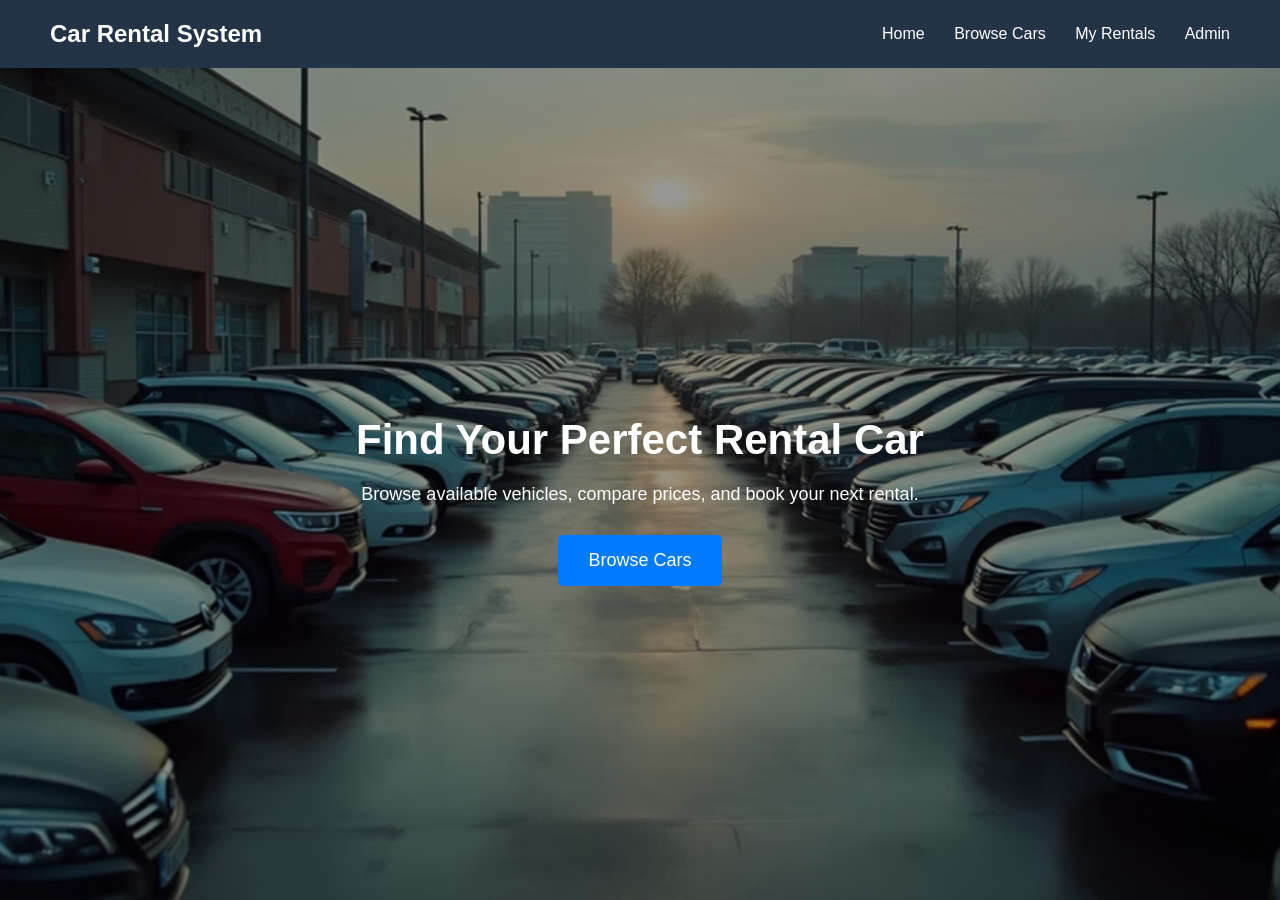
<file: index.html>
<!DOCTYPE html>
<html lang="en">
<head>
    <meta charset="UTF-8">
    <meta name="viewport" content="width=device-width, initial-scale=1.0">
    <title>Home - Car Rental System</title>
    <link rel="stylesheet" href="styles.css">
</head>
<body>

    <header>
        <h1>Car Rental System</h1>
        <nav>
            <a href="index.html">Home</a>
            <a href="cars.html">Browse Cars</a>
            <a href="rentals.html">My Rentals</a>
            <a href="admin.html">Admin</a>
        </nav>
    </header>

    <main class="home-page">

        <!-- Homepage Banner -->
        <section class="home-banner">
            <div class="home-banner-content">
                <h2>Find Your Perfect Rental Car</h2>

                <p>
                    Browse available vehicles, compare prices,
                    and book your next rental.
                </p>

                <a href="cars.html" class="home-browse-btn">
                    Browse Cars
                </a>
            </div>
        </section>

    </main>

</body>
</html>
</file>
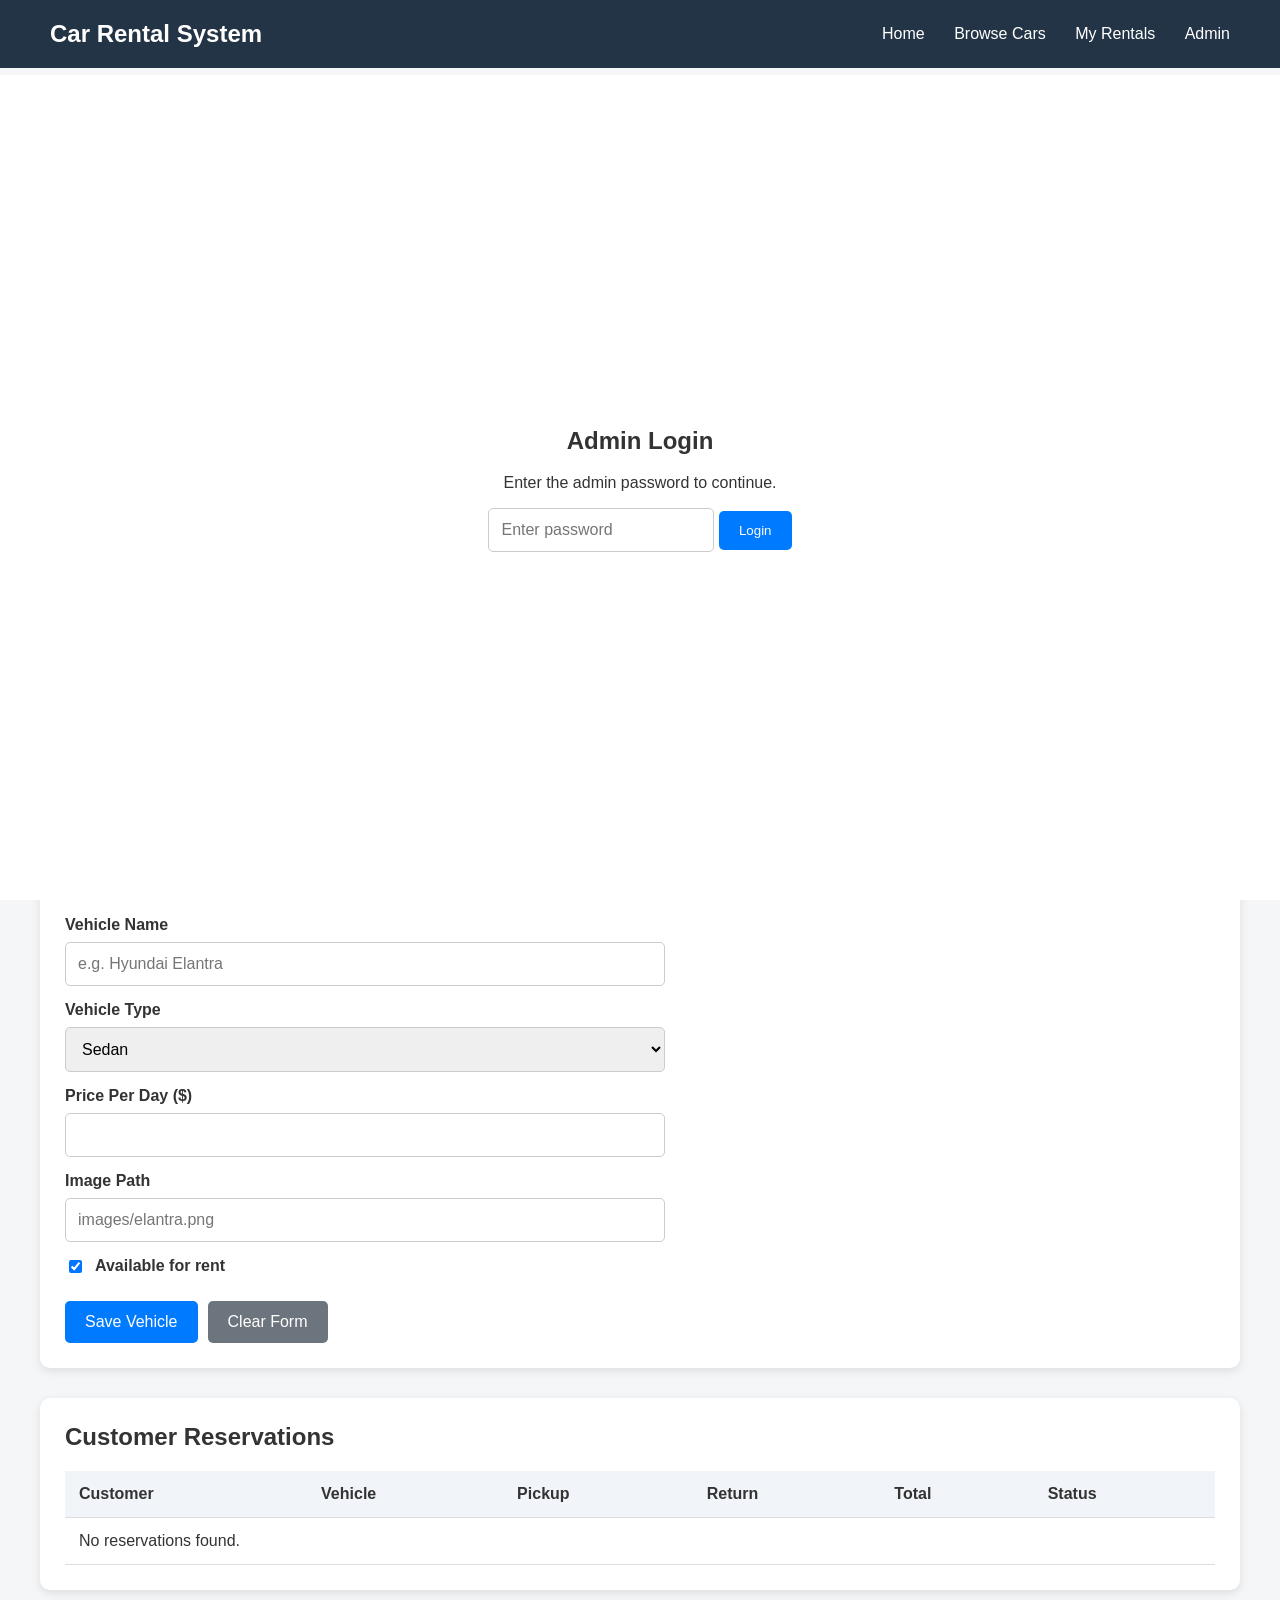
<file: admin.html>
<!DOCTYPE html>
<html lang="en">
<head>
    <meta charset="UTF-8">
    <meta name="viewport" content="width=device-width, initial-scale=1.0">
    <title>Admin Dashboard - Car Rental System</title>
    <link rel="stylesheet" href="styles.css">
</head>
<body>

    <header>
        <h1>Car Rental System</h1>
        <nav>
            <a href="index.html">Home</a>
            <a href="cars.html">Browse Cars</a>
            <a href="rentals.html">My Rentals</a>
            <a href="admin.html">Admin</a>
        </nav>
    </header>

    <main class="admin-page">
        <h2>Admin Dashboard</h2>
        <p>Manage vehicles and customer reservations.</p>

        <!-- Dashboard Summary -->
        <div class="admin-stats">
            <div class="stat-card">
                <h3>Total Vehicles</h3>
                <p id="totalVehicles">0</p>
            </div>

            <div class="stat-card">
                <h3>Available Vehicles</h3>
                <p id="availableVehicles">0</p>
            </div>

            <div class="stat-card">
                <h3>Total Reservations</h3>
                <p id="totalReservations">0</p>
            </div>
        </div>

        <p id="adminMessage" role="status"
           aria-live="polite"></p>

        <!-- Vehicle Management -->
        <section class="admin-section">
            <h3>Vehicle Management</h3>

            <div class="admin-table-wrapper">
                <table class="admin-table">
                    <thead>
                        <tr>
                            <th>Vehicle</th>
                            <th>Type</th>
                            <th>Price / Day</th>
                            <th>Availability</th>
                            <th>Actions</th>
                        </tr>
                    </thead>
                    <tbody id="vehicleTableBody"></tbody>
                </table>
            </div>
        </section>

        <!-- Add or Edit Vehicle -->
        <section class="admin-section">
            <h3 id="vehicleFormTitle">Add New Vehicle</h3>

            <form id="vehicleForm" class="admin-form">
                <input type="hidden" id="vehicleId">

                <label for="vehicleName">Vehicle Name</label>
                <input type="text" id="vehicleName"
                       placeholder="e.g. Hyundai Elantra" required>

                <label for="vehicleType">Vehicle Type</label>
                <select id="vehicleType" required>
                    <option value="Sedan">Sedan</option>
                    <option value="SUV">SUV</option>
                </select>

                <label for="vehiclePrice">Price Per Day ($)</label>
                <input type="number" id="vehiclePrice"
                       min="1" step="0.01" required>

                <label for="vehicleImage">Image Path</label>
                <input type="text" id="vehicleImage"
                       placeholder="images/elantra.png" required>

                <label class="availability-label">
                    <input type="checkbox" id="vehicleAvailable"
                           checked>
                    Available for rent
                </label>

                <div class="admin-form-buttons">
                    <button type="submit" class="admin-save-btn">
                        Save Vehicle
                    </button>

                    <button type="button" id="cancelEdit"
                            class="admin-secondary-btn">
                        Clear Form
                    </button>
                </div>
            </form>
        </section>

        <!-- Reservations -->
        <section class="admin-section">
            <h3>Customer Reservations</h3>

            <div class="admin-table-wrapper">
                <table class="admin-table">
                    <thead>
                        <tr>
                            <th>Customer</th>
                            <th>Vehicle</th>
                            <th>Pickup</th>
                            <th>Return</th>
                            <th>Total</th>
                            <th>Status</th>
                        </tr>
                    </thead>
                    <tbody id="reservationTableBody"></tbody>
                </table>
            </div>
        </section>

    </main>

    <script src="js/admin.js"></script>


    <!-- Admin Password Screen -->
    <style>

/* Admin Password Screen */
        #adminLogin {
            position: fixed;
            top: 75px;
            left: 0;
            right: 0;
            bottom: 0;
            background: white;
            z-index: 9999;
            display: flex;
            justify-content: center;
            align-items: center;
            font-family: Arial, sans-serif;
        }

        #adminLogin[hidden] {
            display: none;
        }

        /* Keep navigation visible */
        header {
            position: relative;
            z-index: 10000;
        }


        #adminLogin[hidden] {
            display: none;
        }

        .login-box {
            text-align: center;
        }

        .login-box input {
            padding: 12px;
            font-size: 16px;
            border: 1px solid #ccc;
            border-radius: 5px;
        }

        .login-box button {
            padding: 12px 20px;
            background-color: #007bff;
            color: white;
            border: none;
            border-radius: 5px;
            cursor: pointer;
        }

        #loginError {
            color: red;
        }
    </style>

    <div id="adminLogin">
        <div class="login-box">
            <h2>Admin Login</h2>
            <p>Enter the admin password to continue.</p>

            <form id="loginForm">
                <input type="password"
                    id="adminPassword"
                    placeholder="Enter password"
                    required>

                <button type="submit">Login</button>
            </form>

            <p id="loginError"></p>
        </div>
    </div>

    <script>
        document.getElementById("loginForm")
            .addEventListener("submit", function(event) {
                event.preventDefault();

                const password =
                    document.getElementById("adminPassword").value;

                if (password === "1234") {
                    document.getElementById("adminLogin").hidden = true;
                } else {
                    document.getElementById("loginError").textContent =
                        "Incorrect password.";
                }
            });
    </script>


</body>
</html>
</file>
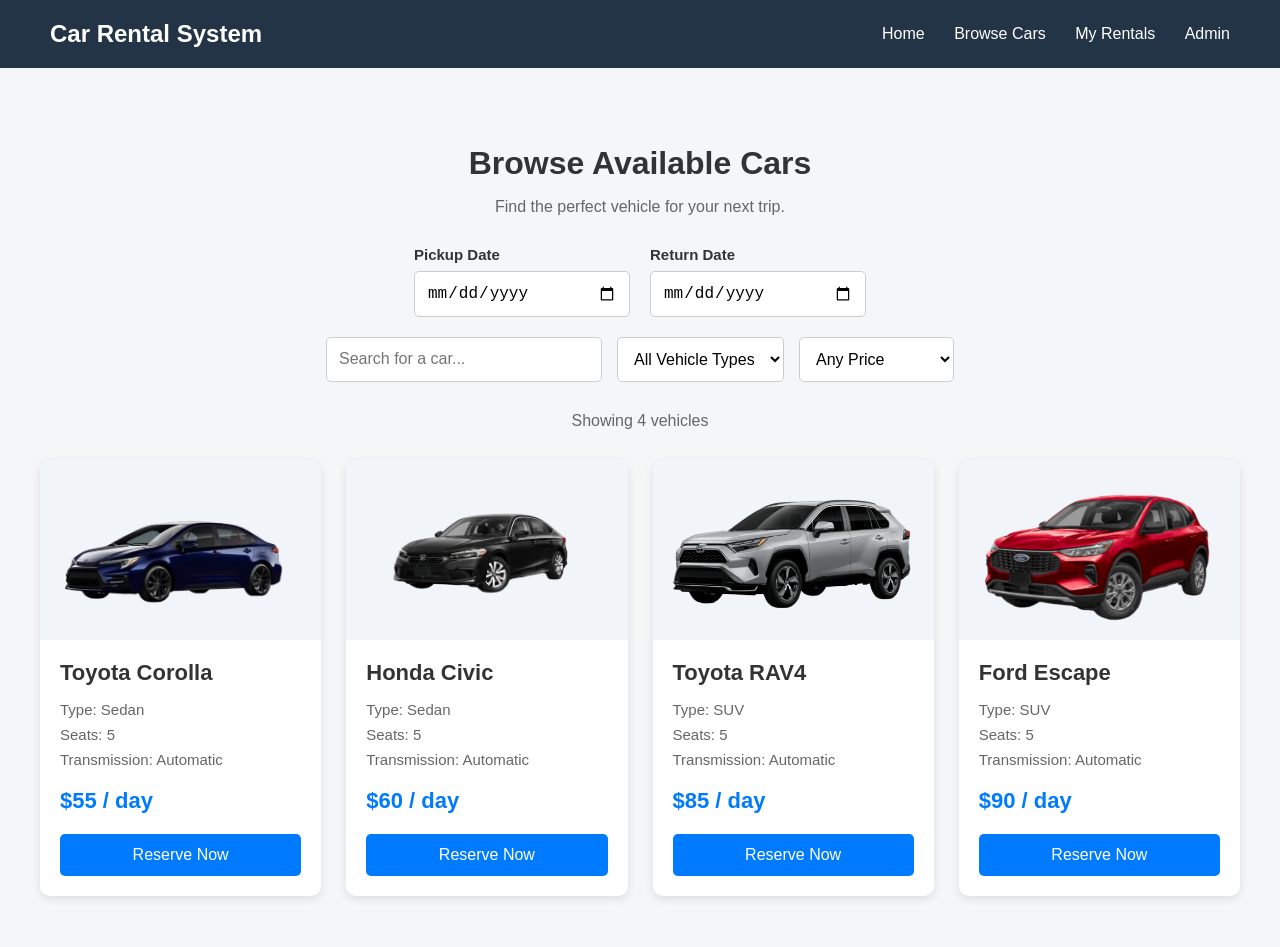
<file: cars.html>
<!DOCTYPE html>
<html lang="en">
<head>
    <meta charset="UTF-8">
    <meta name="viewport" content="width=device-width, initial-scale=1.0">
    <title>Browse Cars - Car Rental System</title>
    <link rel="stylesheet" href="styles.css">
</head>
<body>

    <header>
        <h1>Car Rental System</h1>
        <nav>
            <a href="index.html">Home</a>
            <a href="cars.html">Browse Cars</a>
            <a href="rentals.html">My Rentals</a>
            <a href="admin.html">Admin</a>
        </nav>
    </header>

    <main class="cars-page">
        <h2>Browse Available Cars</h2>
        <p>Find the perfect vehicle for your next trip.</p>

        <!-- Search by Rental Dates -->
        <div class="date-filters">
            <div>
                <label for="searchPickupDate">Pickup Date</label>
                <input type="date" id="searchPickupDate">
            </div>

            <div>
                <label for="searchReturnDate">Return Date</label>
                <input type="date" id="searchReturnDate">
            </div>
        </div>

        <p id="dateMessage" role="status"></p>

        <!-- Search and Filters -->
        <div class="filters">
            <input type="text"
                   id="searchInput"
                   placeholder="Search for a car...">

            <select id="typeFilter">
                <option value="all">All Vehicle Types</option>
                <option value="Sedan">Sedan</option>
                <option value="SUV">SUV</option>
            </select>

            <select id="priceFilter">
                <option value="all">Any Price</option>
                <option value="60">Up to $60/day</option>
                <option value="80">Up to $80/day</option>
                <option value="100">Up to $100/day</option>
            </select>
        </div>

        <p id="resultsCount">Showing 4 vehicles</p>

        <!-- Available Cars -->
        <div class="car-container">

            <!-- Toyota Corolla -->
            <div class="car-card"
                 data-car-id="corolla"
                 data-name="Toyota Corolla"
                 data-type="Sedan"
                 data-price="55">

                <div class="car-image">
                    <img src="images/corolla.png"
                         alt="Toyota Corolla">
                </div>

                <div class="car-info">
                    <h3>Toyota Corolla</h3>
                    <p>Type: Sedan</p>
                    <p>Seats: 5</p>
                    <p>Transmission: Automatic</p>
                    <p class="price">$55 / day</p>

                    <a href="reservation.html?car=corolla"
                       class="reserve-btn">Reserve Now</a>
                </div>
            </div>

            <!-- Honda Civic -->
            <div class="car-card"
                 data-car-id="civic"
                 data-name="Honda Civic"
                 data-type="Sedan"
                 data-price="60">

                <div class="car-image">
                    <img src="images/civic.png"
                         alt="Honda Civic">
                </div>

                <div class="car-info">
                    <h3>Honda Civic</h3>
                    <p>Type: Sedan</p>
                    <p>Seats: 5</p>
                    <p>Transmission: Automatic</p>
                    <p class="price">$60 / day</p>

                    <a href="reservation.html?car=civic"
                       class="reserve-btn">Reserve Now</a>
                </div>
            </div>

            <!-- Toyota RAV4 -->
            <div class="car-card"
                 data-car-id="rav4"
                 data-name="Toyota RAV4"
                 data-type="SUV"
                 data-price="85">

                <div class="car-image">
                    <img src="images/rav4.png"
                         alt="Toyota RAV4">
                </div>

                <div class="car-info">
                    <h3>Toyota RAV4</h3>
                    <p>Type: SUV</p>
                    <p>Seats: 5</p>
                    <p>Transmission: Automatic</p>
                    <p class="price">$85 / day</p>

                    <a href="reservation.html?car=rav4"
                       class="reserve-btn">Reserve Now</a>
                </div>
            </div>

            <!-- Ford Escape -->
            <div class="car-card"
                 data-car-id="escape"
                 data-name="Ford Escape"
                 data-type="SUV"
                 data-price="90">

                <div class="car-image">
                    <img src="images/escape.png"
                         alt="Ford Escape">
                </div>

                <div class="car-info">
                    <h3>Ford Escape</h3>
                    <p>Type: SUV</p>
                    <p>Seats: 5</p>
                    <p>Transmission: Automatic</p>
                    <p class="price">$90 / day</p>

                    <a href="reservation.html?car=escape"
                       class="reserve-btn">Reserve Now</a>
                </div>
            </div>

        </div>

        <p id="noResults" hidden>
            No cars match your search.
        </p>

    </main>

    <script src="js/cars.js"></script>
</body>
</html>
</file>
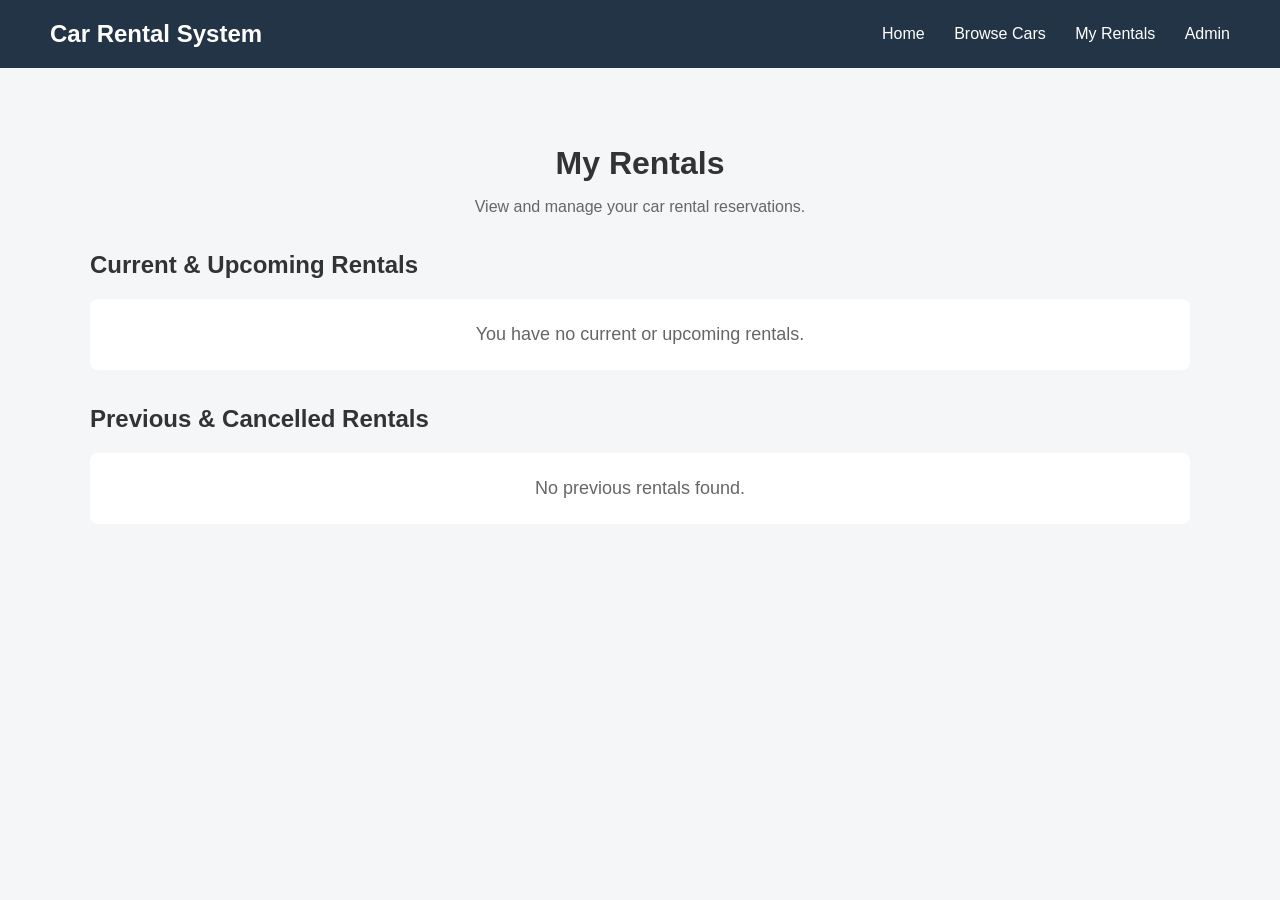
<file: rentals.html>
<!DOCTYPE html>
<html lang="en">
<head>
    <meta charset="UTF-8">
    <meta name="viewport" content="width=device-width, initial-scale=1.0">
    <title>My Rentals - Car Rental System</title>
    <link rel="stylesheet" href="styles.css">
</head>
<body>

    <header>
        <h1>Car Rental System</h1>
        <nav>
            <a href="index.html">Home</a>
            <a href="cars.html">Browse Cars</a>
            <a href="rentals.html">My Rentals</a>
            <a href="admin.html">Admin</a>
        </nav>
    </header>

    <main class="rentals-page">
        <h2>My Rentals</h2>
        <p>View and manage your car rental reservations.</p>

        <p id="rentalMessage" role="status"
           aria-live="polite"></p>

        <!-- Current Reservations -->
        <section class="rental-section">
            <h3>Current & Upcoming Rentals</h3>
            <div id="activeRentals" class="rental-container">
            </div>
        </section>

        <!-- Previous Reservations -->
        <section class="rental-section">
            <h3>Previous & Cancelled Rentals</h3>
            <div id="pastRentals" class="rental-container">
            </div>
        </section>

    </main>

    <script src="js/rentals.js"></script>
</body>
</html>
</file>
<file: styles.css>
/* General Styling */
body {
    margin: 0;
    font-family: Arial, sans-serif;
    background-color: #f4f6f8;
    color: #333;
}

/* Navigation Bar */
header {
    background-color: #243447;
    color: white;
    padding: 20px 50px;
    display: flex;
    justify-content: space-between;
    align-items: center;
}

header h1 {
    margin: 0;
    font-size: 24px;
}

nav a {
    color: white;
    text-decoration: none;
    margin-left: 25px;
    font-size: 16px;
}

nav a:hover {
    color: #66b3ff;
}

/* Homepage */
main {
    text-align: center;
    padding: 120px 20px;
}

main h2 {
    font-size: 40px;
    margin-bottom: 20px;
}

main p {
    font-size: 18px;
    color: #666;
    margin-bottom: 40px;
}

/* Browse Cars Button */
main a {
    display: inline-block;
    background-color: #007bff;
    color: white;
    padding: 15px 30px;
    text-decoration: none;
    border-radius: 5px;
    font-size: 18px;
}

main a:hover {
    background-color: #0056b3;
}


/* Browse Cars Page */

main.cars-page {
    padding: 50px 40px;
    text-align: center;
}

.cars-page h2 {
    font-size: 32px;
    margin-bottom: 10px;
}

.cars-page > p {
    font-size: 16px;
    color: #666;
    margin-bottom: 30px;
}

/* Search and Filters */
.filters {
    display: flex;
    justify-content: center;
    flex-wrap: wrap;
    gap: 15px;
    margin-bottom: 30px;
}

.filters input,
.filters select {
    padding: 12px;
    font-size: 16px;
    border: 1px solid #ccc;
    border-radius: 5px;
    background-color: white;
}

.filters input {
    width: 250px;
}

/* Car Cards */
.car-container {
    display: grid;
    grid-template-columns: repeat(auto-fit, minmax(250px, 1fr));
    gap: 25px;
    max-width: 1200px;
    margin: 0 auto;
}

.car-card {
    background-color: white;
    border-radius: 10px;
    overflow: hidden;
    box-shadow: 0 3px 10px rgba(0, 0, 0, 0.1);
    text-align: left;
}



/* Car Images */
.car-image {
    width: 100%;
    height: 180px;
    background-color: #f1f4f8;
    position: relative;
    overflow: hidden;
    box-sizing: border-box;
}

.car-image img {
    position: absolute;
    top: 0;
    left: 0;
    width: 100%;
    height: 100%;
    max-width: 100%;
    max-height: 100%;
    object-fit: contain;
    padding: 15px;
    box-sizing: border-box;
}



.car-info {
    padding: 20px;
}

.car-info h3 {
    font-size: 22px;
    margin: 0 0 15px;
}

.cars-page .car-info p {
    font-size: 15px;
    color: #666;
    margin: 8px 0;
}

.cars-page .car-info .price {
    font-size: 22px;
    font-weight: bold;
    color: #007bff;
    margin: 20px 0;
}

/* Reserve Button */
.cars-page .reserve-btn {
    display: block;
    background-color: #007bff;
    color: white;
    text-align: center;
    text-decoration: none;
    padding: 12px;
    border-radius: 5px;
    font-size: 16px;
}

.cars-page .reserve-btn:hover {
    background-color: #0056b3;
}

#noResults {
    margin-top: 25px;
}


/* Reservation Page */
main.reservation-page {
    max-width: 1100px;
    margin: 0 auto;
    padding: 50px 25px;
    text-align: center;
}

.reservation-page h2 {
    font-size: 32px;
    margin-bottom: 10px;
}

.reservation-page > p {
    font-size: 16px;
    margin-bottom: 35px;
}

/* Reservation Layout */
.reservation-layout {
    display: grid;
    grid-template-columns: 1fr 1.2fr;
    gap: 30px;
    align-items: start;
}

/* Selected Vehicle */
.selected-car {
    background-color: white;
    padding: 25px;
    border-radius: 10px;
    box-shadow: 0 3px 10px rgba(0, 0, 0, 0.1);
}

.selected-car-image {
    height: 220px;
    background-color: #f1f4f8;
    border-radius: 8px;
    display: flex;
    justify-content: center;
    align-items: center;
}

.selected-car-image img {
    width: 100%;
    height: 100%;
    object-fit: contain;
}

.selected-car h3 {
    font-size: 24px;
    margin-bottom: 10px;
}

.reservation-page .selected-car p {
    font-size: 16px;
    margin-bottom: 15px;
}

.reservation-page .daily-price {
    font-size: 22px;
    font-weight: bold;
    color: #007bff;
}

/* Reservation Form */
.booking-panel {
    background-color: white;
    padding: 30px;
    border-radius: 10px;
    text-align: left;
    box-shadow: 0 3px 10px rgba(0, 0, 0, 0.1);
}

.booking-panel h3 {
    margin-top: 0;
}

.booking-panel label {
    display: block;
    margin-top: 18px;
    margin-bottom: 8px;
    font-weight: bold;
}

.booking-panel input,
.booking-panel select {
    width: 100%;
    padding: 12px;
    border: 1px solid #ccc;
    border-radius: 5px;
    font-size: 16px;
    box-sizing: border-box;
}

.date-fields {
    display: grid;
    grid-template-columns: 1fr 1fr;
    gap: 15px;
}

/* Rental Summary */
.rental-summary {
    background-color: #f1f4f8;
    padding: 20px;
    margin-top: 25px;
    border-radius: 8px;
}

.rental-summary h3 {
    margin-top: 0;
}

.reservation-page .rental-summary p {
    font-size: 16px;
    margin-bottom: 12px;
}

.reservation-page .total-price {
    font-size: 22px;
    font-weight: bold;
    color: #007bff;
}

/* Confirm Button */
.confirm-btn {
    width: 100%;
    padding: 15px;
    margin-top: 25px;
    background-color: #007bff;
    color: white;
    border: none;
    border-radius: 5px;
    font-size: 17px;
    cursor: pointer;
}

.confirm-btn:hover {
    background-color: #0056b3;
}

/* Reservation Messages */
.reservation-page #reservationMessage {
    margin: 15px 0 0;
    font-size: 15px;
    text-align: center;
}

.reservation-page .success {
    color: green;
}

.reservation-page .error {
    color: red;
}

/* Smaller Screens */
@media (max-width: 750px) {
    .reservation-layout {
        grid-template-columns: 1fr;
    }

    .date-fields {
        grid-template-columns: 1fr;
    }
}



/* My Rentals Page */
main.rentals-page {
    max-width: 1100px;
    margin: 0 auto;
    padding: 50px 25px;
    text-align: center;
}

.rentals-page h2 {
    font-size: 32px;
    margin-bottom: 10px;
}

.rentals-page > p {
    font-size: 16px;
    margin-bottom: 25px;
}

.rental-section {
    margin-top: 35px;
    text-align: left;
}

.rental-section h3 {
    font-size: 24px;
    margin-bottom: 20px;
}

/* Rental Cards */
.rental-container {
    display: grid;
    grid-template-columns: repeat(auto-fit, minmax(280px, 1fr));
    gap: 25px;
}

.rental-card {
    background-color: white;
    border-radius: 10px;
    overflow: hidden;
    box-shadow: 0 3px 10px rgba(0, 0, 0, 0.1);
}

.rental-car-image {
    width: 100%;
    height: 180px;
    padding: 15px;
    object-fit: contain;
    background-color: #f1f4f8;
    box-sizing: border-box;
}

.rental-info {
    padding: 20px;
}

.rental-info h4 {
    font-size: 22px;
    margin: 0 0 15px;
}

.rentals-page .rental-info p {
    font-size: 15px;
    color: #555;
    margin: 10px 0;
}

.rentals-page .rental-info .rental-status {
    font-weight: bold;
    color: #007bff;
}

/* Cancel Reservation Button */
.cancel-btn {
    width: 100%;
    padding: 12px;
    margin-top: 15px;
    background-color: #dc3545;
    color: white;
    border: none;
    border-radius: 5px;
    font-size: 16px;
    cursor: pointer;
}

.cancel-btn:hover {
    background-color: #b02a37;
}

.rentals-page .empty-rentals {
    background-color: white;
    padding: 25px;
    border-radius: 8px;
    color: #666;
    text-align: center;
    margin: 0;
}

#rentalMessage {
    color: green;
    font-weight: bold;
}


/* Admin Dashboard */
main.admin-page {
    max-width: 1200px;
    margin: 0 auto;
    padding: 50px 25px;
    text-align: center;
}

.admin-page h2 {
    font-size: 32px;
    margin-bottom: 10px;
}

.admin-page > p {
    font-size: 16px;
    margin-bottom: 30px;
}

/* Dashboard Summary */
.admin-stats {
    display: grid;
    grid-template-columns: repeat(3, 1fr);
    gap: 20px;
    margin-bottom: 35px;
}

.stat-card {
    background-color: white;
    padding: 25px;
    border-radius: 10px;
    box-shadow: 0 3px 10px rgba(0, 0, 0, 0.1);
}

.stat-card h3 {
    font-size: 18px;
    margin: 0 0 15px;
}

.admin-page .stat-card p {
    font-size: 32px;
    font-weight: bold;
    color: #007bff;
    margin: 0;
}

/* Admin Sections */
.admin-section {
    background-color: white;
    padding: 25px;
    border-radius: 10px;
    margin-bottom: 30px;
    text-align: left;
    box-shadow: 0 3px 10px rgba(0, 0, 0, 0.1);
}

.admin-section h3 {
    font-size: 24px;
    margin-top: 0;
    margin-bottom: 20px;
}

/* Tables */
.admin-table-wrapper {
    overflow-x: auto;
}

.admin-table {
    width: 100%;
    border-collapse: collapse;
}

.admin-table th,
.admin-table td {
    padding: 14px;
    text-align: left;
    border-bottom: 1px solid #ddd;
}

.admin-table th {
    background-color: #f1f4f8;
    font-weight: bold;
}

.status-available {
    color: green;
    font-weight: bold;
}

.status-unavailable {
    color: #dc3545;
    font-weight: bold;
}

/* Admin Buttons */
.admin-actions {
    white-space: nowrap;
}

.admin-actions button {
    padding: 8px 12px;
    margin: 3px;
    border: none;
    border-radius: 5px;
    color: white;
    cursor: pointer;
}

.edit-btn {
    background-color: #007bff;
}

.availability-btn {
    background-color: #6c757d;
}

.remove-btn {
    background-color: #dc3545;
}

.admin-actions button:hover {
    opacity: 0.85;
}

/* Vehicle Form */
.admin-form {
    max-width: 600px;
}

.admin-form label {
    display: block;
    margin-top: 15px;
    margin-bottom: 8px;
    font-weight: bold;
}

.admin-form input:not([type="checkbox"]),
.admin-form select {
    width: 100%;
    padding: 12px;
    border: 1px solid #ccc;
    border-radius: 5px;
    font-size: 16px;
    box-sizing: border-box;
}

.admin-form .availability-label {
    display: flex;
    align-items: center;
    gap: 10px;
}

.admin-form-buttons {
    display: flex;
    gap: 10px;
    margin-top: 25px;
}

.admin-form-buttons button {
    padding: 12px 20px;
    border: none;
    border-radius: 5px;
    color: white;
    font-size: 16px;
    cursor: pointer;
}

.admin-save-btn {
    background-color: #007bff;
}

.admin-secondary-btn {
    background-color: #6c757d;
}

#adminMessage {
    color: #007bff;
    font-weight: bold;
}

/* Responsive Layout */
@media (max-width: 750px) {
    .admin-stats {
        grid-template-columns: 1fr;
    }

    .admin-section {
        padding: 15px;
    }

    .admin-form-buttons {
        flex-direction: column;
    }
}


/* Rental Date Calendar */
.date-hint {
    font-size: 13px !important;
    color: #666;
    margin: 12px 0 20px !important;
    text-align: left;
}

.flatpickr-day.flatpickr-disabled,
.flatpickr-day.flatpickr-disabled:hover {
    background-color: #f1f1f1;
    color: #aaa;
    cursor: not-allowed;
}


/* Browse Cars Date Search */
.date-filters {
    display: flex;
    justify-content: center;
    gap: 20px;
    margin-bottom: 15px;
    flex-wrap: wrap;
}

.date-filters div {
    display: flex;
    flex-direction: column;
    text-align: left;
    gap: 8px;
}

.date-filters label {
    font-size: 15px;
    font-weight: bold;
}

.date-filters input {
    padding: 12px;
    border: 1px solid #ccc;
    border-radius: 5px;
    font-size: 16px;
    background-color: white;
    min-width: 190px;
}

.cars-page #dateMessage {
    font-size: 14px;
    color: #666;
    margin: 0 0 20px;
}


/* View My Rentals Button */
.reservation-page .view-rentals-btn {
    display: inline-block;
    background-color: #28a745;
    color: white;
    padding: 12px 25px;
    margin-top: 15px;
    border-radius: 5px;
    text-decoration: none;
    font-size: 16px;
    font-weight: bold;
}

.reservation-page .view-rentals-btn:hover {
    background-color: #218838;
}

.reservation-page .view-rentals-btn[hidden] {
    display: none;
}


/* Remove Individual Rental Button */
.remove-rental-btn {
    width: 100%;
    padding: 12px;
    margin-top: 15px;
    background-color: #dc3545;
    color: white;
    border: none;
    border-radius: 5px;
    font-size: 16px;
    cursor: pointer;
}

.remove-rental-btn:hover {
    background-color: #b02a37;
}

/* Clear Past Rentals Button */
.clear-past-btn {
    background-color: #dc3545;
    color: white;
    padding: 10px 20px;
    border: none;
    border-radius: 5px;
    font-size: 15px;
    cursor: pointer;
    margin-bottom: 20px;
}

.clear-past-btn:hover {
    background-color: #b02a37;
}

.clear-past-btn[hidden] {
    display: none;
}


/* Homepage */
main.home-page {
    padding: 0;
    text-align: center;
}

/* Homepage Background */
.home-banner {
    min-height: calc(100vh - 75px);
    background:
        linear-gradient(
            rgba(0, 0, 0, 0.40),
            rgba(0, 0, 0, 0.40)
        ),
        url("images/home-background.png");

    background-size: cover;
    background-position: center;
    background-repeat: no-repeat;

    display: flex;
    justify-content: center;
    align-items: center;
    padding: 40px 20px;
    box-sizing: border-box;
}

/* Homepage Text */
.home-banner-content {
    max-width: 750px;
}

.home-page .home-banner h2 {
    color: white;
    font-size: 42px;
    margin-bottom: 20px;
}

.home-page .home-banner p {
    color: white;
    font-size: 18px;
    margin-bottom: 30px;
}

/* Browse Cars Button */
.home-page .home-browse-btn {
    display: inline-block;
    padding: 15px 30px;
    background-color: #007bff;
    color: white;
    border-radius: 5px;
    text-decoration: none;
    font-size: 18px;
}

.home-page .home-browse-btn:hover {
    background-color: #0056b3;
}

@media (max-width: 750px) {
    .home-page .home-banner h2 {
        font-size: 30px;
    }
}


/* Remove white space at bottom of homepage */
body:has(.home-page) {
    min-height: 100vh;
    display: flex;
    flex-direction: column;
}

main.home-page {
    flex: 1;
    display: flex;
    flex-direction: column;
    padding: 0;
}

.home-banner {
    flex: 1;
    min-height: 0;
}
</file>
